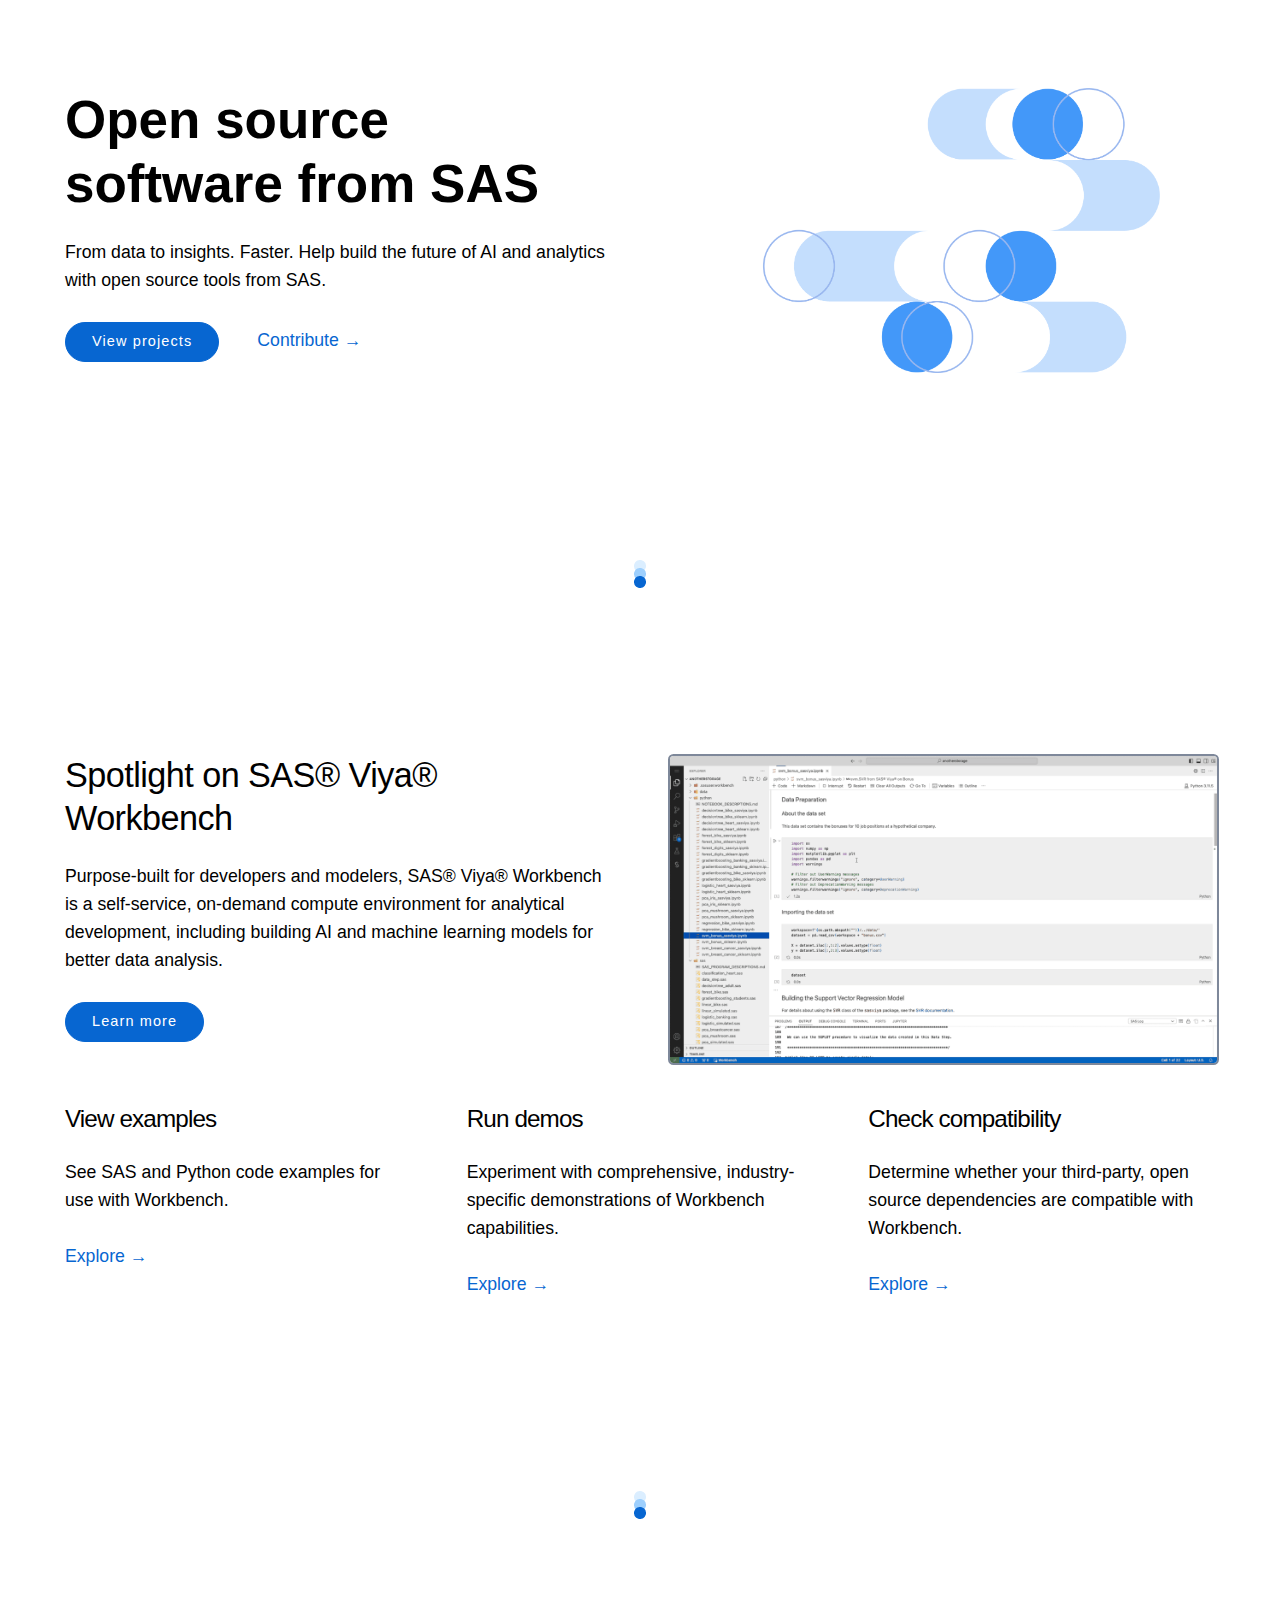
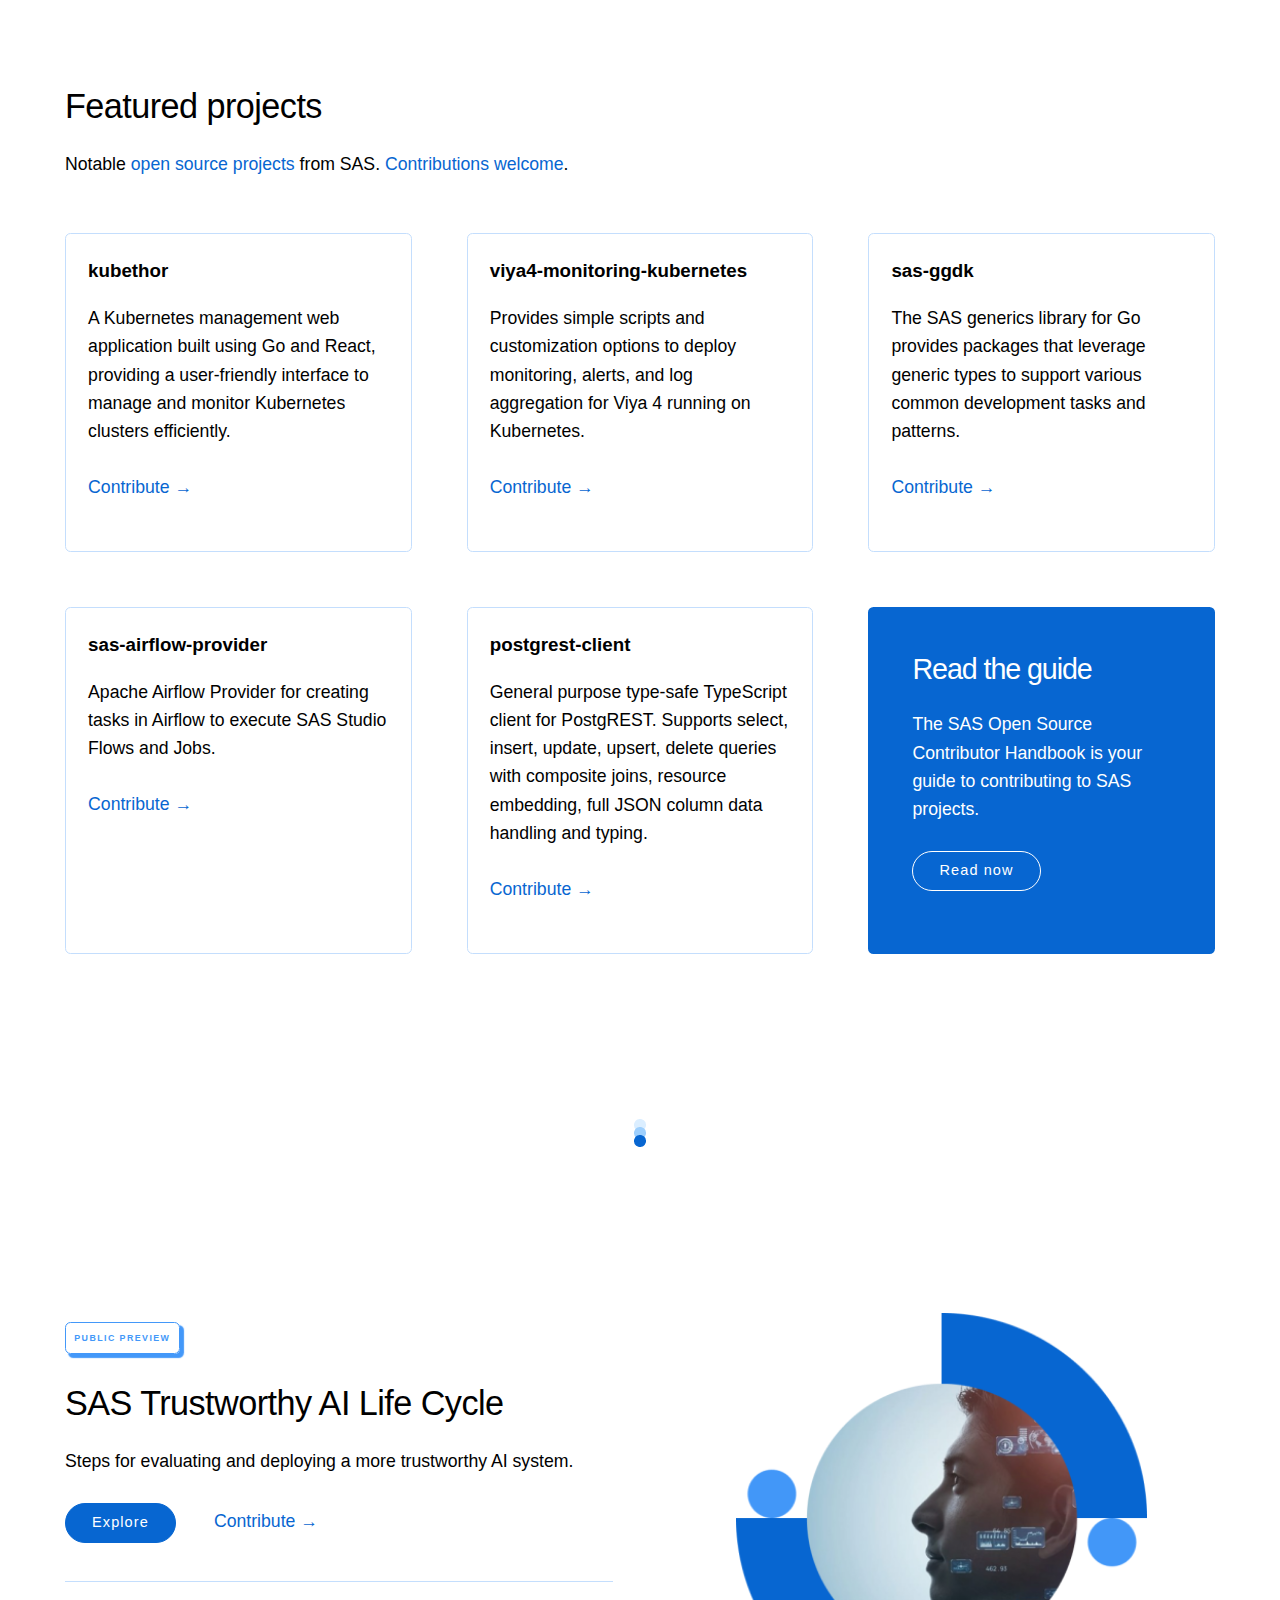
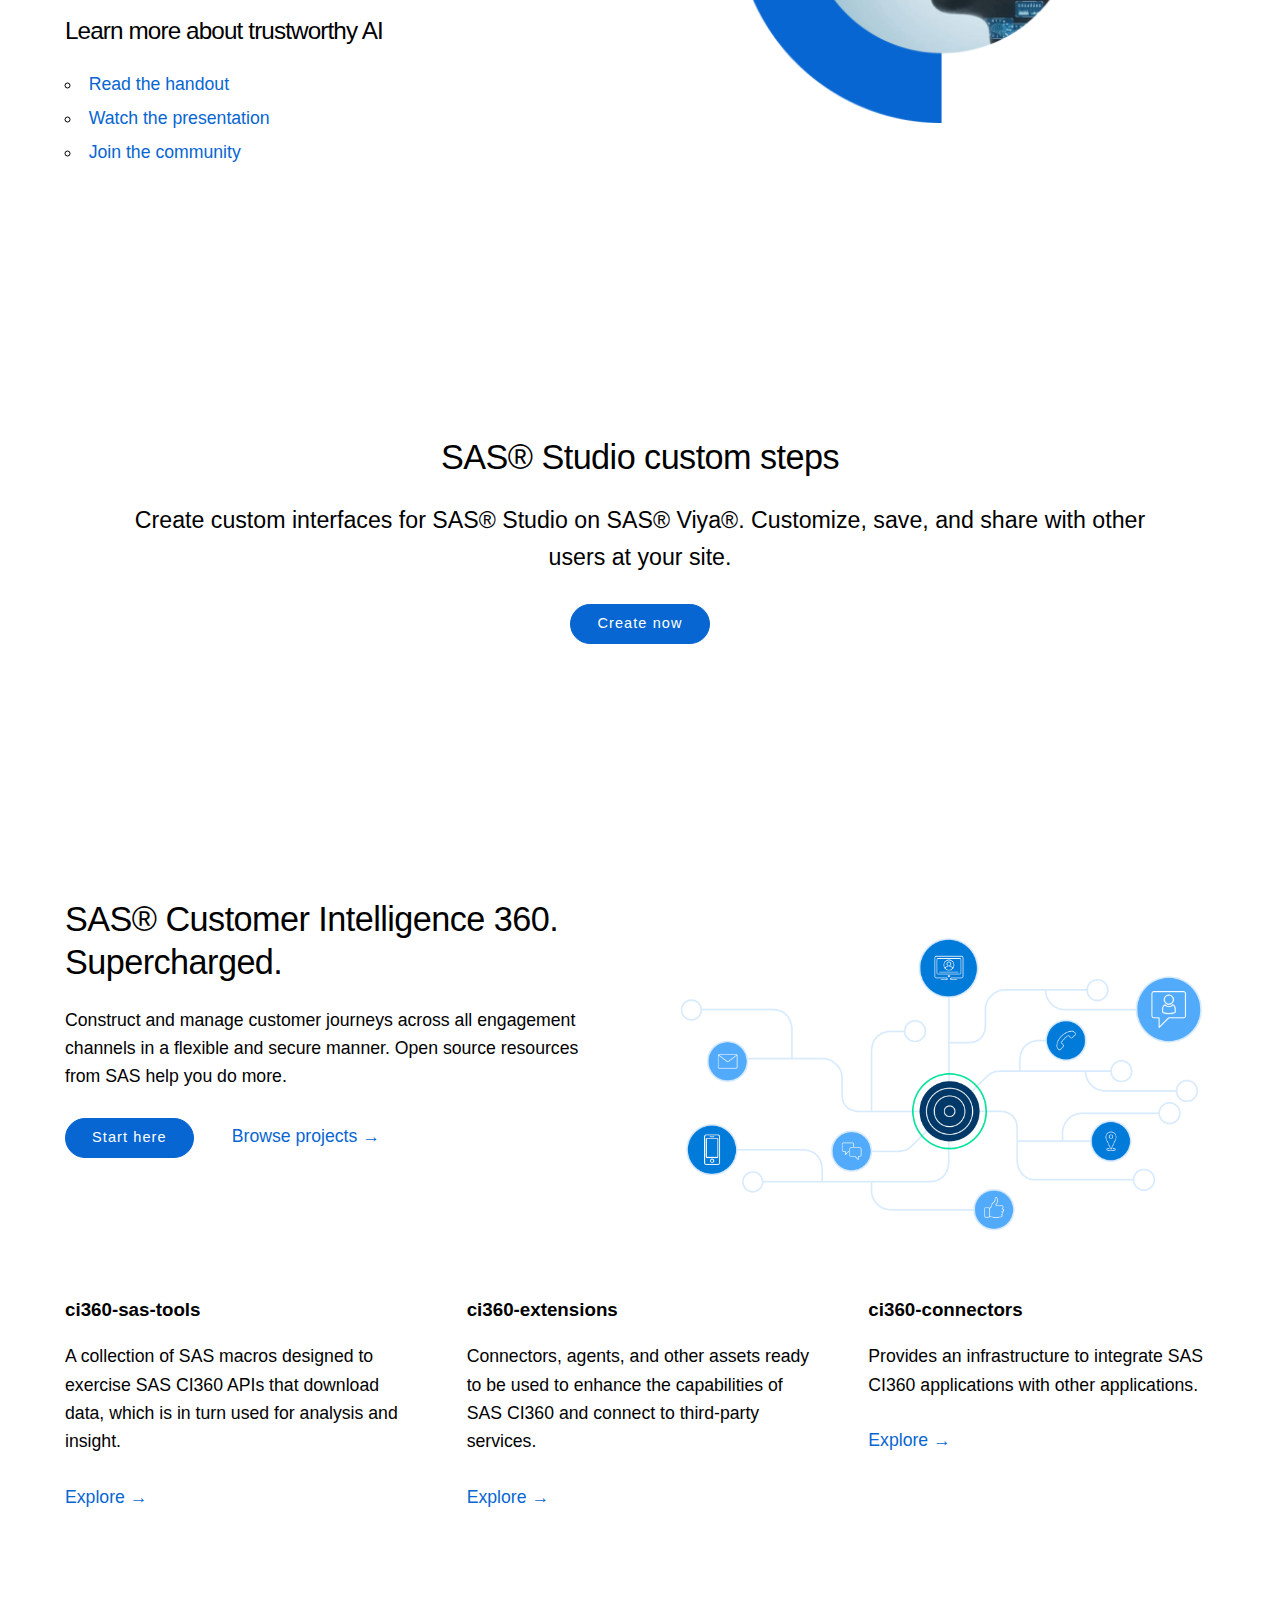
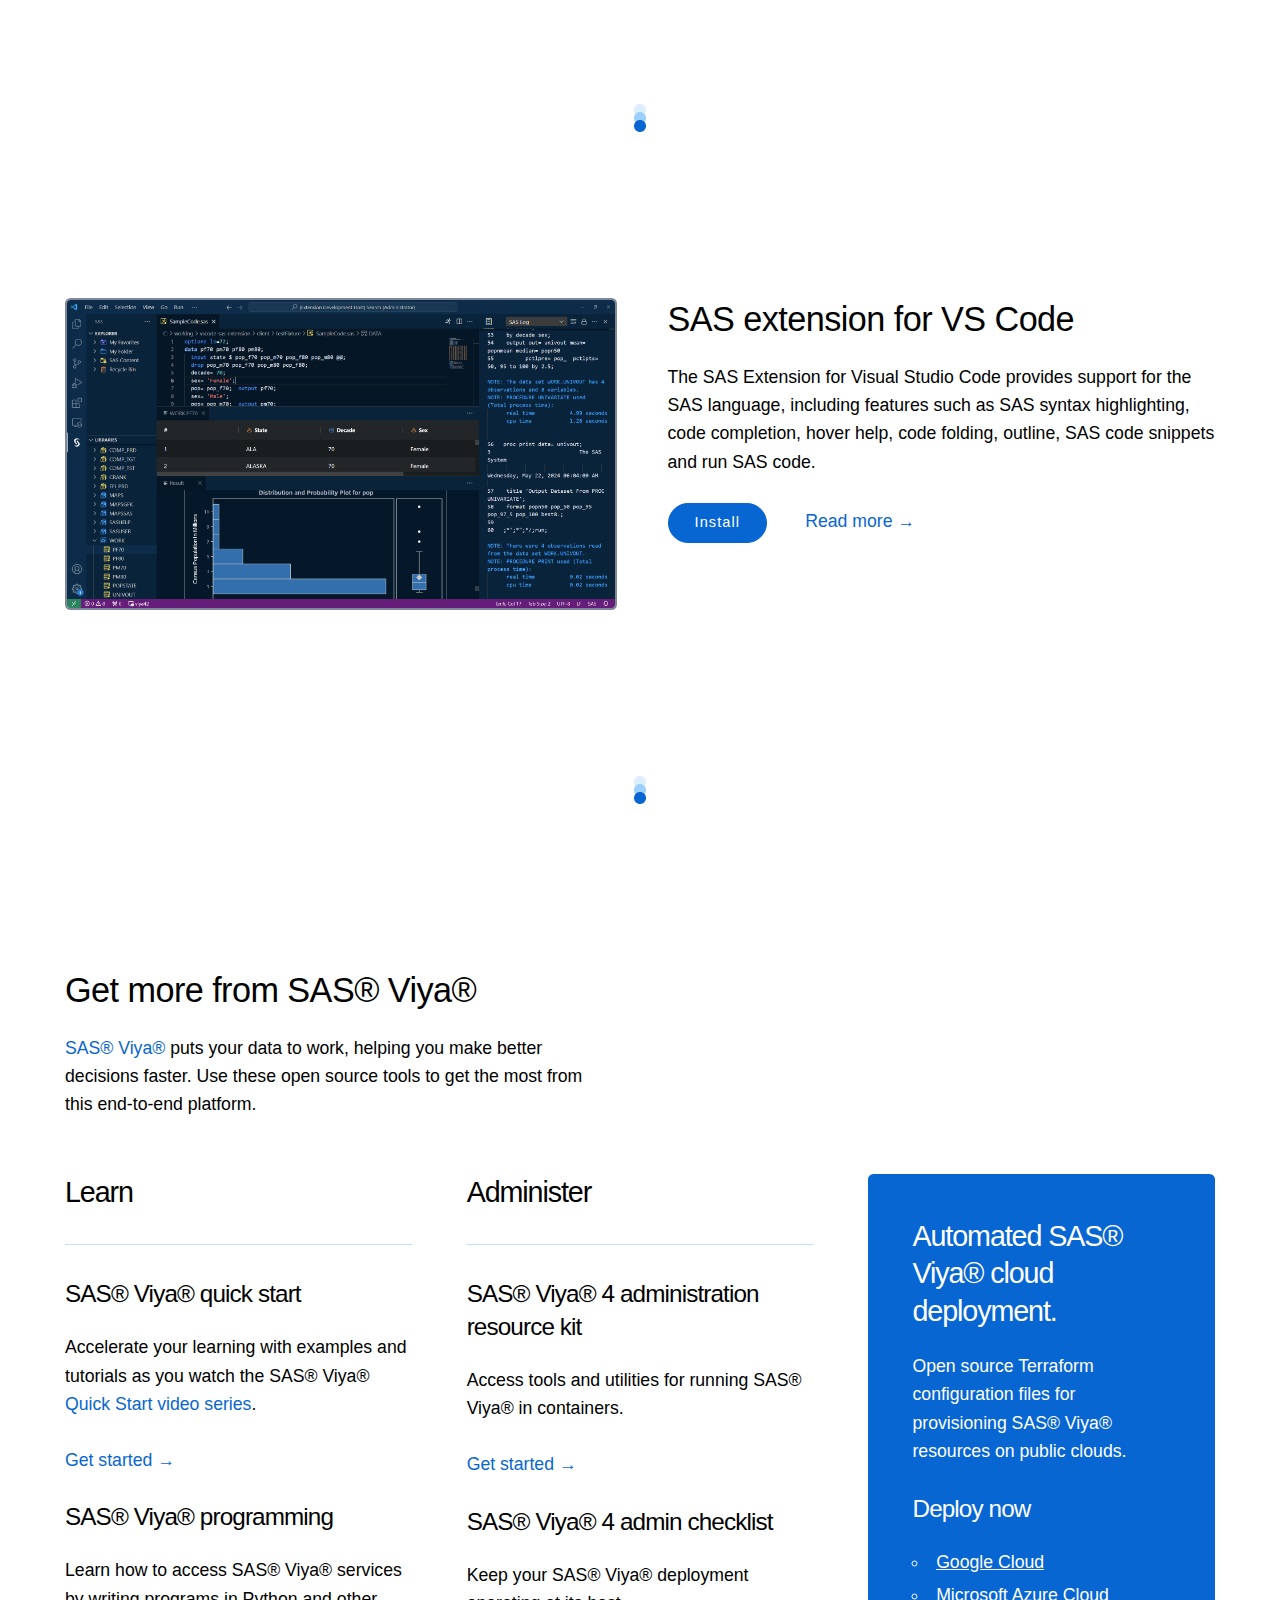
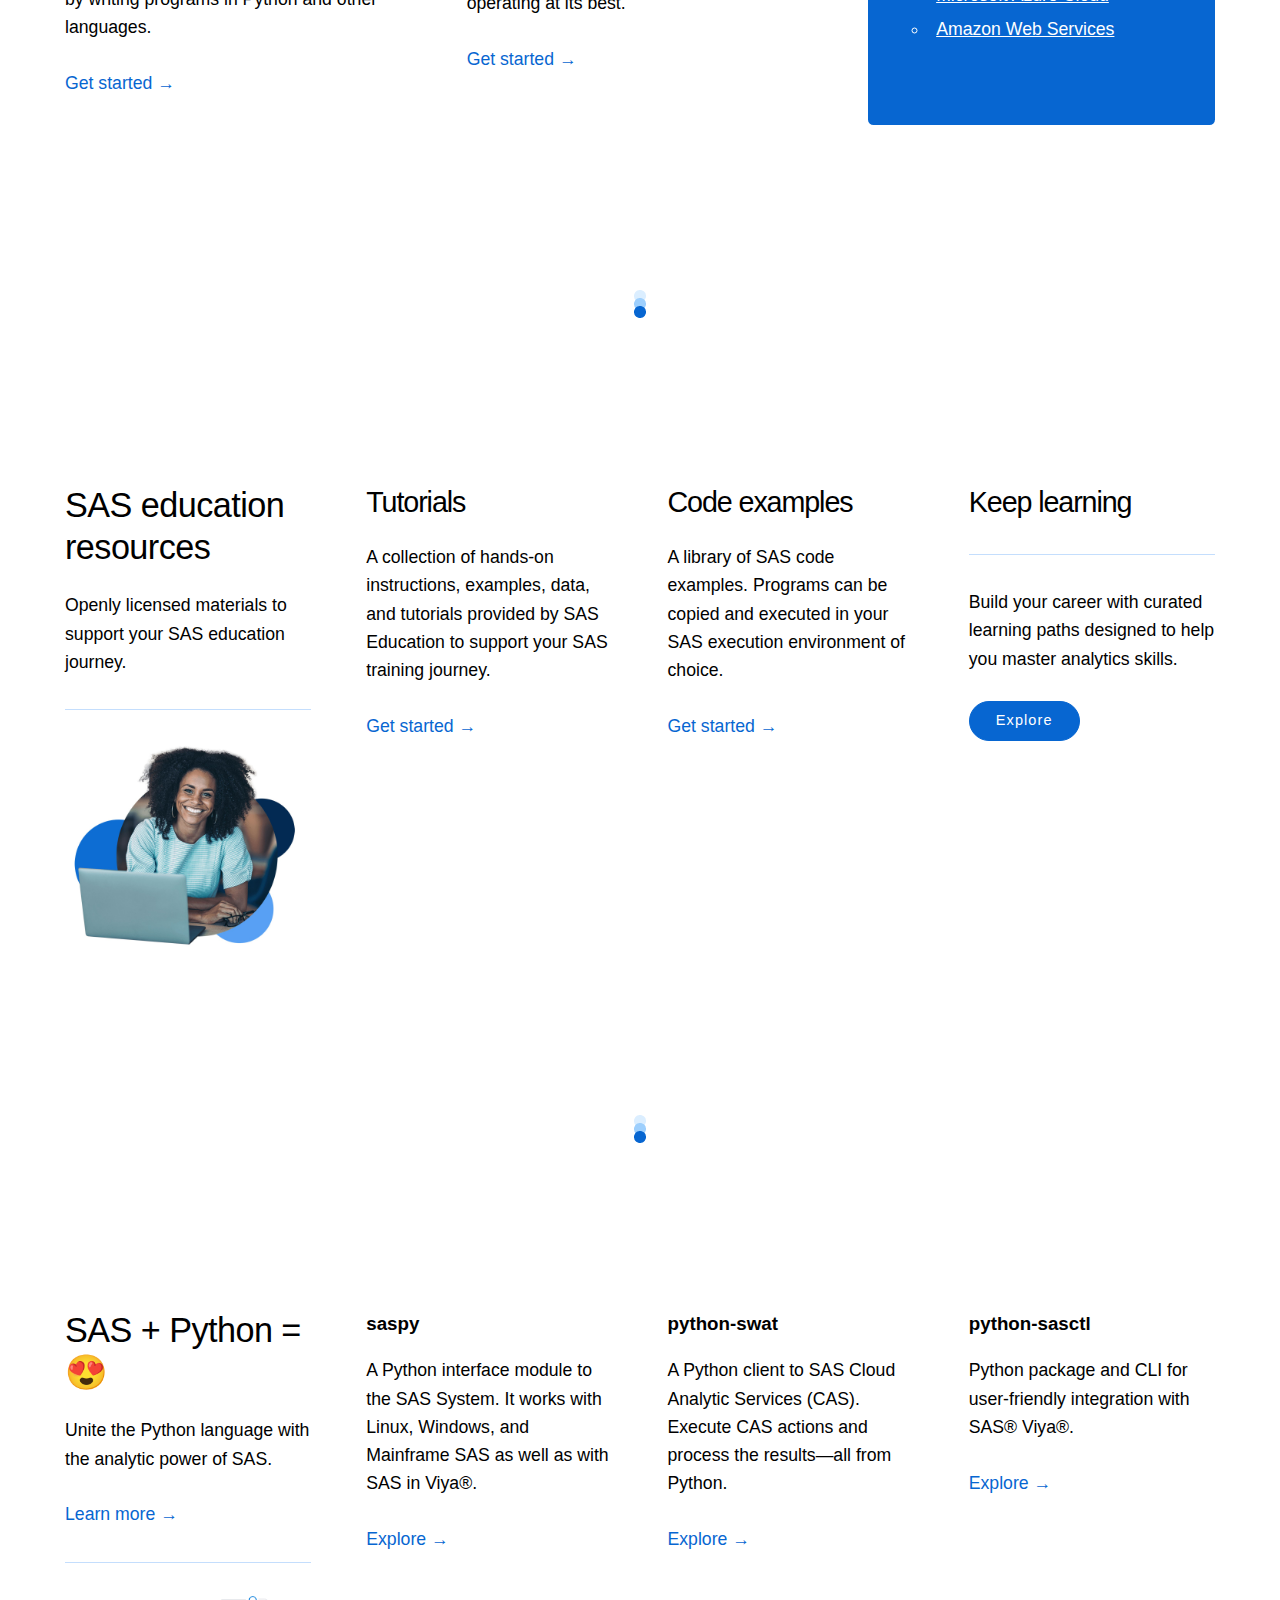
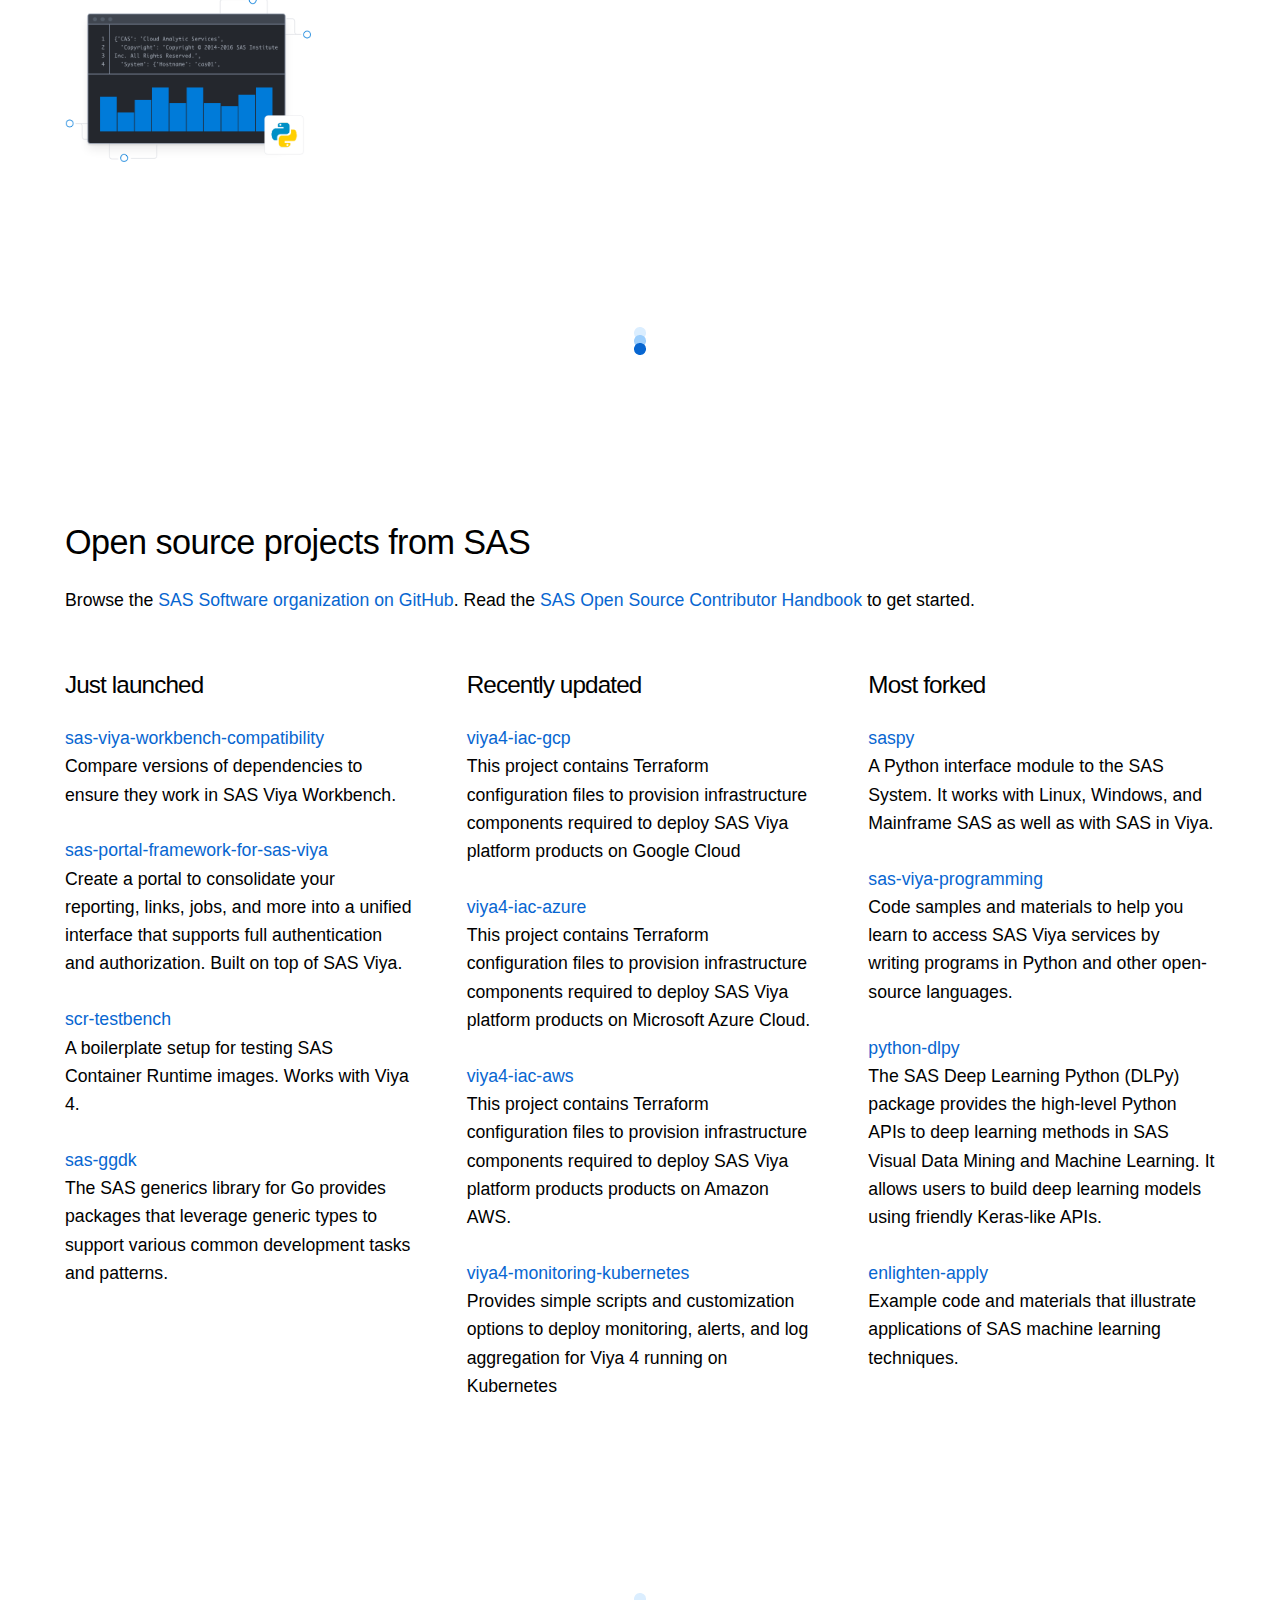
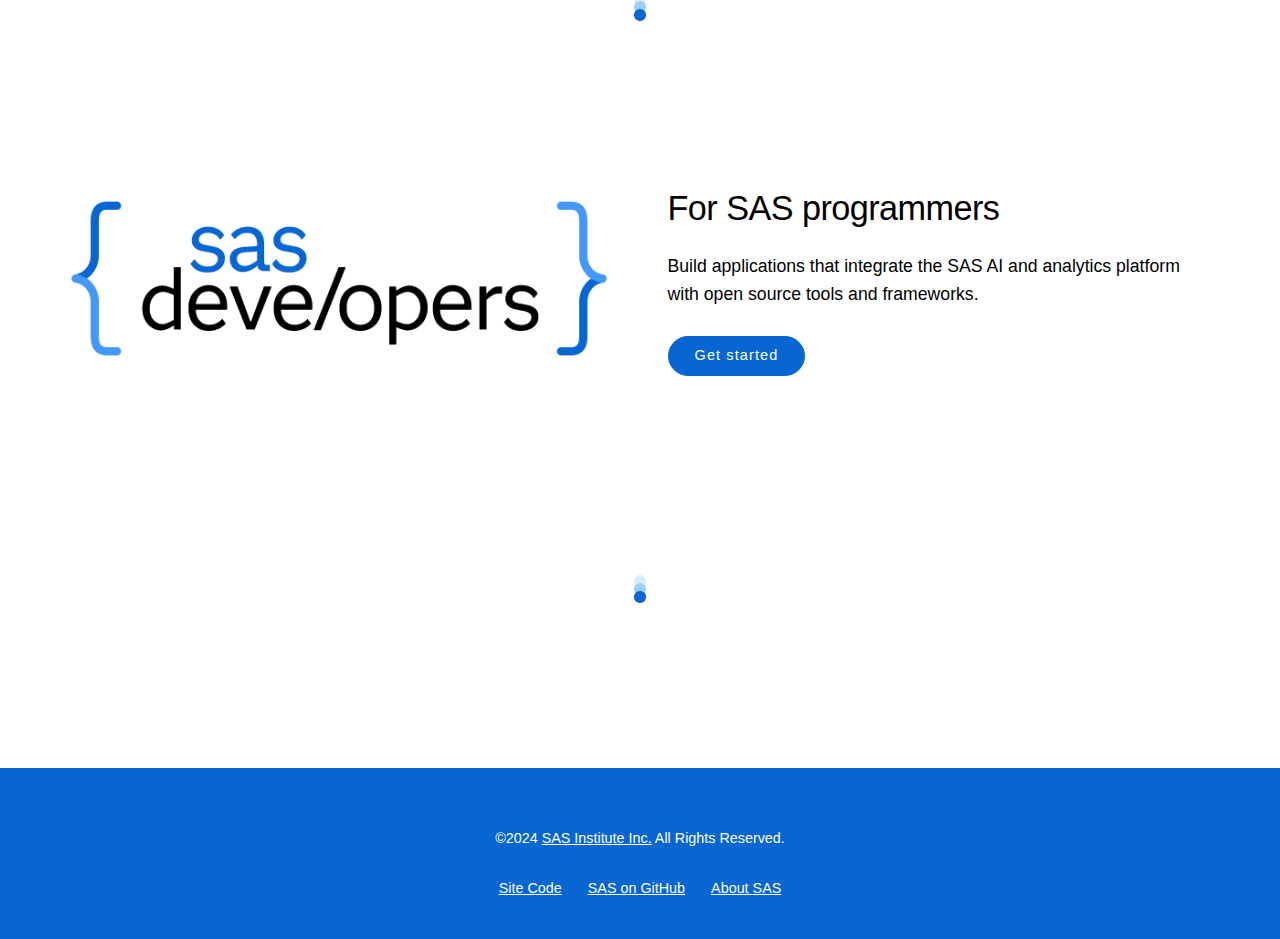
<file: index.html>
<!DOCTYPE html>
<html lang="en">
<head>
<meta charset="utf-8">
<title>Open Source Software from SAS</title>
<meta name="description" content="A gallery of open source software projects from SAS Institute, Inc.">
<meta name="author" content="SAS Institute, Inc.">
<meta name="viewport" content="width=device-width, initial-scale=1">
<link rel="icon" type="image/png" href="images/s-mark.png">
<link rel="stylesheet" href="css/normalize.css">
<link rel="stylesheet" href="css/sassoftware.css">
<link rel="preload" href="https://www.sas.com/includes/fonts/sas/Anova-Regular.woff2" as="font" type="font/woff2" crossorigin/>
<link rel="preload" href="https://www.sas.com/includes/fonts/sas/Anova-Bold.woff2" as="font" type="font/woff2" crossorigin/>
<link rel="preload" href="https://www.sas.com/includes/fonts/sas/Anova-Light.woff2" as="font" type="font/woff2" crossorigin/>
</head>

<!-- Primary page layout -->

<body>

<!-- Body section -->

<div class="grid-container halves" style="margin-top:8rem;">
	<div>
		<h1>Open source software from SAS</h1>
		<p>From data to insights. Faster. Help build the future of AI and analytics with open source tools from SAS.</p>
		<p><a class="button button-classic" href="https://github.com/sassoftware" title="github.com/sassoftware">View projects</a> <a href="contributor-handbook.html" title="SAS Open Source Contributor Handbook">Contribute →</a></p>
	</div>
	<div>
		<img class="u-img-hero" src="images/sas-colors-2.png">
	</div>
</div>

<!-- Banded section -->

<div class="divider">
	<div>
	<img class="u-img-divider" src="images/standard-section-divider.png">
	</div>
</div>

<!-- Body section -->

<div class="grid-container halves" style="margin-bottom:2.5rem;">
	<div>
		<h2>Spotlight on SAS® Viya® Workbench</h2>
		<p>Purpose-built for developers and modelers, SAS® Viya® Workbench is a self-service, on-demand compute environment for analytical development, including building AI and machine learning models for better data analysis.</p>
		<p><a class="button button-classic" href="https://www.sas.com/en_us/software/viya/workbench.html" title="SAS Viya Workbench">Learn more</a></p>
	</div>
	<div>
		<img class="u-img-border" src="images/sas-viya-workbench.png">
	</div>
</div>
	<div class="grid-container thirds">
	<div>
		<h4>View examples</h4>
		<p>See SAS and Python code examples for use with Workbench.</p>
		<p><a href="https://github.com/sassoftware/sas-viya-workbench-examples" title="sas-viya-workbench-examples">Explore →</a></p>
	</div>
	<div>
		<h4>Run demos</h4>
		<p>Experiment with comprehensive, industry-specific demonstrations of Workbench capabilities.</p>
		<p><a href="https://github.com/sassoftware/sas-viya-workbench-demos" title="sas-viya-workbench-demos">Explore →</a></p>
	</div>
	<div>
		<h4>Check compatibility</h4>
		<p>Determine whether your third-party, open source dependencies are compatible with Workbench.</p>
		<p><a href="https://github.com/sassoftware/sas-viya-workbench-compatibility" title="sas-viya-workbench-compatibility">Explore →</a></p>
	</div>
</div>

<!-- Banded section -->

<div class="divider">
	<div>
	<img class="u-img-divider" src="images/standard-section-divider.png">
	</div>
</div>

<!-- Body section -->

<div class="grid-container full" style="margin-bottom:2.5rem;">
	<div>
		<h2>Featured projects</h2>
		<p>Notable <a href="https://github.com/sassoftware" title="SAS Software organization on GitHub">open source projects</a> from SAS. <a href="contributor-handbook.html" title="SAS Open Source Contributor Handbook">Contributions welcome</a>.</p>
	</div>
</div>
<div class="grid-container thirds">
	<div class="boxed">
		<h6>kubethor</h6>
		<p>A Kubernetes management web application built using Go and React, providing a user-friendly interface to manage and monitor Kubernetes clusters efficiently.</p>
		<p><a href="https://github.com/sassoftware/kubethor" title="kubethor">Contribute →</a></p>
	</div>
	<div class="boxed">
		<h6>viya4-monitoring-kubernetes</h6>
		<p>Provides simple scripts and customization options to deploy monitoring, alerts, and log aggregation for Viya 4 running on Kubernetes.</p>
		<p><a href="https://github.com/sassoftware/viya4-monitoring-kubernetes" title="viya4-monitoring-kubernetes">Contribute →</a></p>
	</div>
	<div class="boxed">	
		<h6>sas-ggdk</h6>
		<p>The SAS generics library for Go provides packages that leverage generic types to support various common development tasks and patterns.</p>
		<p><a href="https://github.com/sassoftware/sas-ggdk" title="sas-ggdk">Contribute →</a></p>
	</div>
	<div class="boxed">
		<h6>sas-airflow-provider</h6>
		<p>Apache Airflow Provider for creating tasks in Airflow to execute SAS Studio Flows and Jobs.</p>
		<p><a href="https://github.com/sassoftware/sas-airflow-provider" title="sas-airflow-provider">Contribute →</a></p>
	</div>
	<div class="boxed">
		<h6>postgrest-client</h6>
		<p>General purpose type-safe TypeScript client for PostgREST. Supports select, insert, update, upsert, delete queries with composite joins, resource embedding, full JSON column data handling and typing.
		<p><a href="https://github.com/sassoftware/postgrest-client" title="postgrest-client">Contribute →</a></p>
	</div>
	<div class="inverted">
		<h3>Read the guide</h3>
		<p>The SAS Open Source Contributor Handbook is your guide to contributing to SAS projects.</p>
		<a class="button button-inverted" href="contributor-handbook.html" title="SAS Open Source Contributor Handbook">Read now</a>
	</div>
</div>

<!-- Banded section -->

<div class="divider">
	<div>
	<img class="u-img-divider" src="images/standard-section-divider.png">
	</div>
</div>

<!-- Body section -->

<div class="grid-container halves">
	<div>
		<p class="u-badge">Public preview</p>
		<h2>SAS Trustworthy AI Life Cycle</h2>
		<p>Steps for evaluating and deploying a more trustworthy AI system.</p>
		<p><a class="button button-classic" href="https://sassoftware.github.io/sas-trustworthy-ai-life-cycle/" title="SAS Trustworthy AI Life Cycle">Explore</a> <a href="https://github.com/sassoftware/sas-trustworthy-ai-life-cycle" title="sas-trustworthy-ai-life-cycle">Contribute →</a>
		<hr>
		<h4>Learn more about trustworthy AI</h4>
		<ul>
			<li><a href="https://www.sas.com/content/dam/SAS/documents/infographics/2023/en-trustworthy-ai-across-analytics-life-cycle-113583.pdf" title="Trustworthy AI Across the Data and AI Life Cycle">Read the handout</a></li>
			<li><a href="https://www.youtube.com/watch?v=yRiKKSpfT7g" title="Enforcing Trustworthy AI Standards & Best Practices in Analytical Projects">Watch the presentation</a></li>
			<li><a href="https://communities.sas.com/t5/Trustworthy-AI/bd-p/trustworthy-ai" title="SAS  Trustworthy AI community">Join the community</a></li>
		</ul>
	</div>
	<div>
		<img class="u-three-quarter-width"src="images/trustworthy-ai.png">
	</div>
</div>

<!-- Banded section -->

<div class="band transparent-band">
	<div>
		<h2>SAS® Studio custom steps</h2>
        <p class="u-embiggen">Create custom interfaces for SAS® Studio on SAS® Viya®. Customize, save, and share with other users at your site.</p>
		<p><a class="button button-classic" href="https://github.com/sassoftware/sas-studio-custom-steps" title="sas-studio-custom-steps">Create now</a></p>
	</div>
</div>

<!-- Body section -->

<div class="grid-container halves" style="margin-bottom:2.5rem;">
	<div>
		<h2>SAS® Customer Intelligence 360. Supercharged.</h2>
		<p>Construct and manage customer journeys across all engagement channels in a flexible and secure manner. Open source resources from SAS help you do more.</p>
		<p><a class="button button-classic" href="https://developer.sas.com/solutions/customer_intelligence_360" title="SAS Customer Intelligence 360">Start here</a> <a href="https://github.com/orgs/sassoftware/repositories?q=ci360" title="ci360 on GitHub">Browse projects →</a></p>
	</div>
	<div>
		<img src="images/sas-ci360.png">
	</div>
</div>
<div class="grid-container thirds">
	<div>
		<h6>ci360-sas-tools</h6>
		<p>A collection of SAS macros designed to exercise SAS CI360 APIs that download data, which is in turn used for analysis and insight.</p>
		<p><a href="https://github.com/sassoftware/ci360-sas-tools" title="ci360-sas-tools">Explore →</a></p>
	</div>
	<div>
		<h6>ci360-extensions</h6>
		<p>Connectors, agents, and other assets ready to be used to enhance the capabilities of SAS CI360 and connect to third-party services.</p>
		<p><a href="https://github.com/sassoftware/ci360-extensions" title="ci360-extensions">Explore →</a></p>
	</div>
	<div>
		<h6>ci360-connectors</h6>
		<p>Provides an infrastructure to integrate SAS CI360 applications with other applications.</p>
		<p><a href="https://github.com/sassoftware/ci360-connectors" title="ci360-connectors">Explore →</a></p>
	</div>
</div>

<!-- Banded section -->

<div class="divider">
	<div>
	<img class="u-img-divider" src="images/standard-section-divider.png">
	</div>
</div>

<!-- Body section -->

<div class="grid-container halves">
	<div>
		<img class="u-img-border" src="images/vs-code.png">
	</div>
	<div>
		<h2>SAS extension for VS Code</h2>
		<p>The SAS Extension for Visual Studio Code provides support for the SAS language, including features such as SAS syntax highlighting, code completion, hover help, code folding, outline, SAS code snippets and run SAS code.</p>
		<p><a class="button button-classic" href="https://github.com/sassoftware/vscode-sas-extension" title="vscode-sas-extension">Install</a>
		<a href="https://sassoftware.github.io/vscode-sas-extension/">Read more →</a></p>
	</div>
</div>

<!-- Banded section -->

<div class="divider">
	<div>
	<img class="u-img-divider" src="images/standard-section-divider.png">
	</div>
</div>

<!-- Body section -->

<div class="grid-container halves" style="margin-bottom:2.5rem;">
	<div>
		<h2>Get more from SAS® Viya®</h2>
		<p><a href="https://www.sas.com/en_us/software/viya.html" title="Meet SAS® Viya®">SAS® Viya®</a> puts your data to work, helping you make better decisions faster. Use these open source tools to get the most from this end-to-end platform.</p>
	</div>
</div>
<div class="grid-container thirds">
	<div>
		<h3>Learn</h3>
		<hr>
		<h4>SAS® Viya® quick start</h4>
		<p>Accelerate your learning with examples and tutorials as you watch the SAS® Viya® <a href="https://video.sas.com/category/videos/sas-viya-quick-start" title="SAS® Viya® Quick Start">Quick Start video series</a>.</p>
		<p><a href="https://github.com/sassoftware/sas-viya-quick-start" title="sas-viya-quick-start">Get started →</a></p>
		<h4>SAS® Viya® programming</h4>
		<p>Learn how to access SAS® Viya® services by writing programs in Python and other languages.</p>
		<p><a href="https://github.com/sassoftware/sas-viya-programming" title="sas-viya-programming">Get started →</a></p>
	</div>
	<div>
		<h3>Administer</h3>
		<hr>
		<h4>SAS® Viya® 4 administration resource kit</h4>
		<p>Access tools and utilities for running SAS® Viya® in containers.</p>
		<p><a href="https://github.com/sassoftware/viya4-ark" title="viya4-ark">Get started →</a></p>
		<h4>SAS® Viya® 4 admin checklist</h4>
		<p>Keep your SAS® Viya® deployment operating at its best.</p>
		<p><a href="https://github.com/sassoftware/viya4-admin-checklist" title="viya4-admin-checklist">Get started →</a></p>
	</div>
	<div class="inverted">
		<h3>Automated SAS® Viya® cloud deployment.</h3>
		<p>Open source Terraform configuration files for provisioning SAS® Viya® resources on public clouds.</p>
		<h4>Deploy now</h4>
		<ul>
			<li><a href="https://github.com/sassoftware/viya4-iac-gcp" title="viya4-iac-gcp">Google Cloud</a></li>
			<li><a href="https://github.com/sassoftware/viya4-iac-azure" title="viya4-iac-azure">Microsoft Azure Cloud</a></li>
			<li><a href="https://github.com/sassoftware/viya4-iac-aws" title="viya4-iac-aws">Amazon Web Services</a></li>
		</ul>
	</div>
</div>

<!-- Banded section -->

<div class="divider">
	<div>
	<img class="u-img-divider" src="images/standard-section-divider.png">
	</div>
</div>

<!-- Body section -->

<div class="grid-container quarters">
	<div>
		<h2>SAS education resources</h2>
		<p>Openly licensed materials to support your SAS education journey.</p>
		<hr>
		<img src="images/sas-stock-1.jpg">
	</div>
	<div>
		<h3>Tutorials</h3>
		<p>A collection of hands-on instructions, examples, data, and tutorials provided by SAS Education to support your SAS training journey.</p>
		<p><a href="https://github.com/sassoftware/sas-education" title="sas-education">Get started →</a><p>
	</div>
	<div>
		<h3>Code examples</h3>
		<p>A library of SAS code examples. Programs can be copied and executed in your SAS execution environment of choice.</p>
		<p><a href="https://github.com/sassoftware/sas-code-examples" title="sas-code-examples">Get started →</a><p>
	</div>
	<div>
		<h3>Keep learning</h3>
		<hr>
		<p>Build your career with curated learning paths designed to help you master analytics skills.</p>
		<p><a class="button button-classic" href="https://www.sas.com/en_us/training/overview.html">Explore</a><p>
	</div>
</div>

<!-- Banded section -->

<div class="divider">
	<div>
	<img class="u-img-divider" src="images/standard-section-divider.png">
	</div>
</div>

<!-- Body section -->

<div class="grid-container quarters">
	<div>
		<h2>SAS + Python = 😍</h2>
		<p>Unite the Python language with the analytic power of SAS.</p>
		<a href="https://developer.sas.com/open-source/python" title="Integrate SAS with Python">Learn more →</a>
		<hr>
		<img src="images/sas-python.png">
	</div>
	<div>
		<h6>saspy</h6>
		<p>A Python interface module to the SAS System. It works with Linux, Windows, and Mainframe SAS as well as with SAS in Viya®.</p>
		<p><a href="https://github.com/sassoftware/saspy" title="saspy">Explore →</a></p>
	</div>
	<div>
		<h6>python-swat</h6>
		<p>A Python client to SAS Cloud Analytic Services (CAS). Execute CAS actions and process the results—all from Python.</p>
		<p><a href="https://github.com/sassoftware/python-swat" title="python-swat">Explore →</a></p>
	</div>
	<div>
		<h6>python-sasctl</h6>
		<p>Python package and CLI for user-friendly integration with SAS® Viya®.</p>
		<p><a href="https://github.com/sassoftware/python-sasctl" title="python-sasctl">Explore →</a></p>
	</div>
</div>

<!-- Banded section -->

<div class="divider">
	<div>
	<img class="u-img-divider" src="images/standard-section-divider.png">
	</div>
</div>

<!-- Body section -->

<div class="grid-container full" style="margin-bottom:2.5rem;">
	<div>
		<h2>Open source projects from SAS</h2>
		<p>Browse the <a href="https://github.com/sassoftware" title="SAS Software organization on GitHub">SAS Software organization on GitHub</a>. Read the <a href="contributor-handbook.html" title="SAS Open Source Contributor Handbook">SAS Open Source Contributor Handbook</a> to get started.</p>
	</div>
</div>
<div class="grid-container thirds">
	<div id="just-launched">
		<h4>Just launched</h4>
	</div>
	<div id="recently-updated">
		<h4>Recently updated</h4>
	</div>
	<div id="most-forked">
		<h4>Most forked</h4>
	</div>
</div>

<script type="text/javascript" src="js/data.js"></script>
<script type="text/javascript">
    function renderRepos(arr, tag, count) {
    const list = document.getElementById(tag);
    function makeElem(arrItem, arrIndex) {
        let p = document.createElement('p');
        let name = arrItem['name'];
        let description = arrItem['description'];

        /*<p><a href="PROJECT_URL" title="PROJECT_NAME">PROJECT_NAME</a><br />PROJECT_DESCRPTION</p>*/

        p.innerHTML = `<p><a href="https://github.com/sassoftware/${name}" title="${name}">${name}</a><br />${description}</p>`;
        console.log(arrItem);
        return p;
    }
    let i = 0;
    arr.forEach((item, index) => {
        if (i < count){
        try {
            const listElement = makeElem(item, index);
            list.append(listElement);
            console.log("*");
        } catch (Error) {
            console.log(Error);
        }}
        i += 1;
    });
}

data.sort(function(a,b){ 
if ( a['created_at'] < b['created_at'] )
{
	return 1;
}
return -1;
});
renderRepos(data, "just-launched", 4);

data.sort(function(a,b){ 
if ( a['pushed_at'] < b['pushed_at'] )
{
	return 1;
}
return -1;
});
renderRepos(data, "recently-updated", 4);

data.sort(function(a,b){ 
if ( a['forks_count'] < b['forks_count'] )
{
	return 1;
}
return -1;
});
renderRepos(data, "most-forked", 4);

</script>

<!-- Banded section -->

<div class="divider">
	<div>
	<img class="u-img-divider" src="images/standard-section-divider.png">
	</div>
</div>

<!-- Body section -->

<div class="grid-container halves">
	<div>
		<img src="images/sas-developers-logo-brackets-2color.png">
	</div>
	<div>
		<h2>For SAS programmers</h2>
		<p>Build applications that integrate the SAS AI and analytics platform with open source tools and frameworks.</p>
		<p><a class="button button-classic" href="https://developer.sas.com/" title="developer.sas.com">Get started</a></p>
	</div>
</div>

<!-- Banded section -->

<div class="divider">
	<div>
	<img class="u-img-divider" src="images/standard-section-divider.png">
	</div>
</div>

<!-- Footer section -->

<div class="footer">
	<p>©2024 <a href="https://www.sas.com/" title="sas.com">SAS Institute Inc.</a> All Rights Reserved.</p>
	<ul>
		<li><a href="https://github.com/sassoftware/sassoftware.github.io" title="sasssoftware.github.io">Site Code</a></li>
		<li><a href="https://github.com/sassoftware" title="github.com/sassoftware">SAS on GitHub</a></li>
		<li><a href="https://www.sas.com/en_us/company-information/why-sas.html" title="sas.com">About SAS</a></li>
	</ul>
</div>

<!-- Document end-->
</body>
</html>
</file>
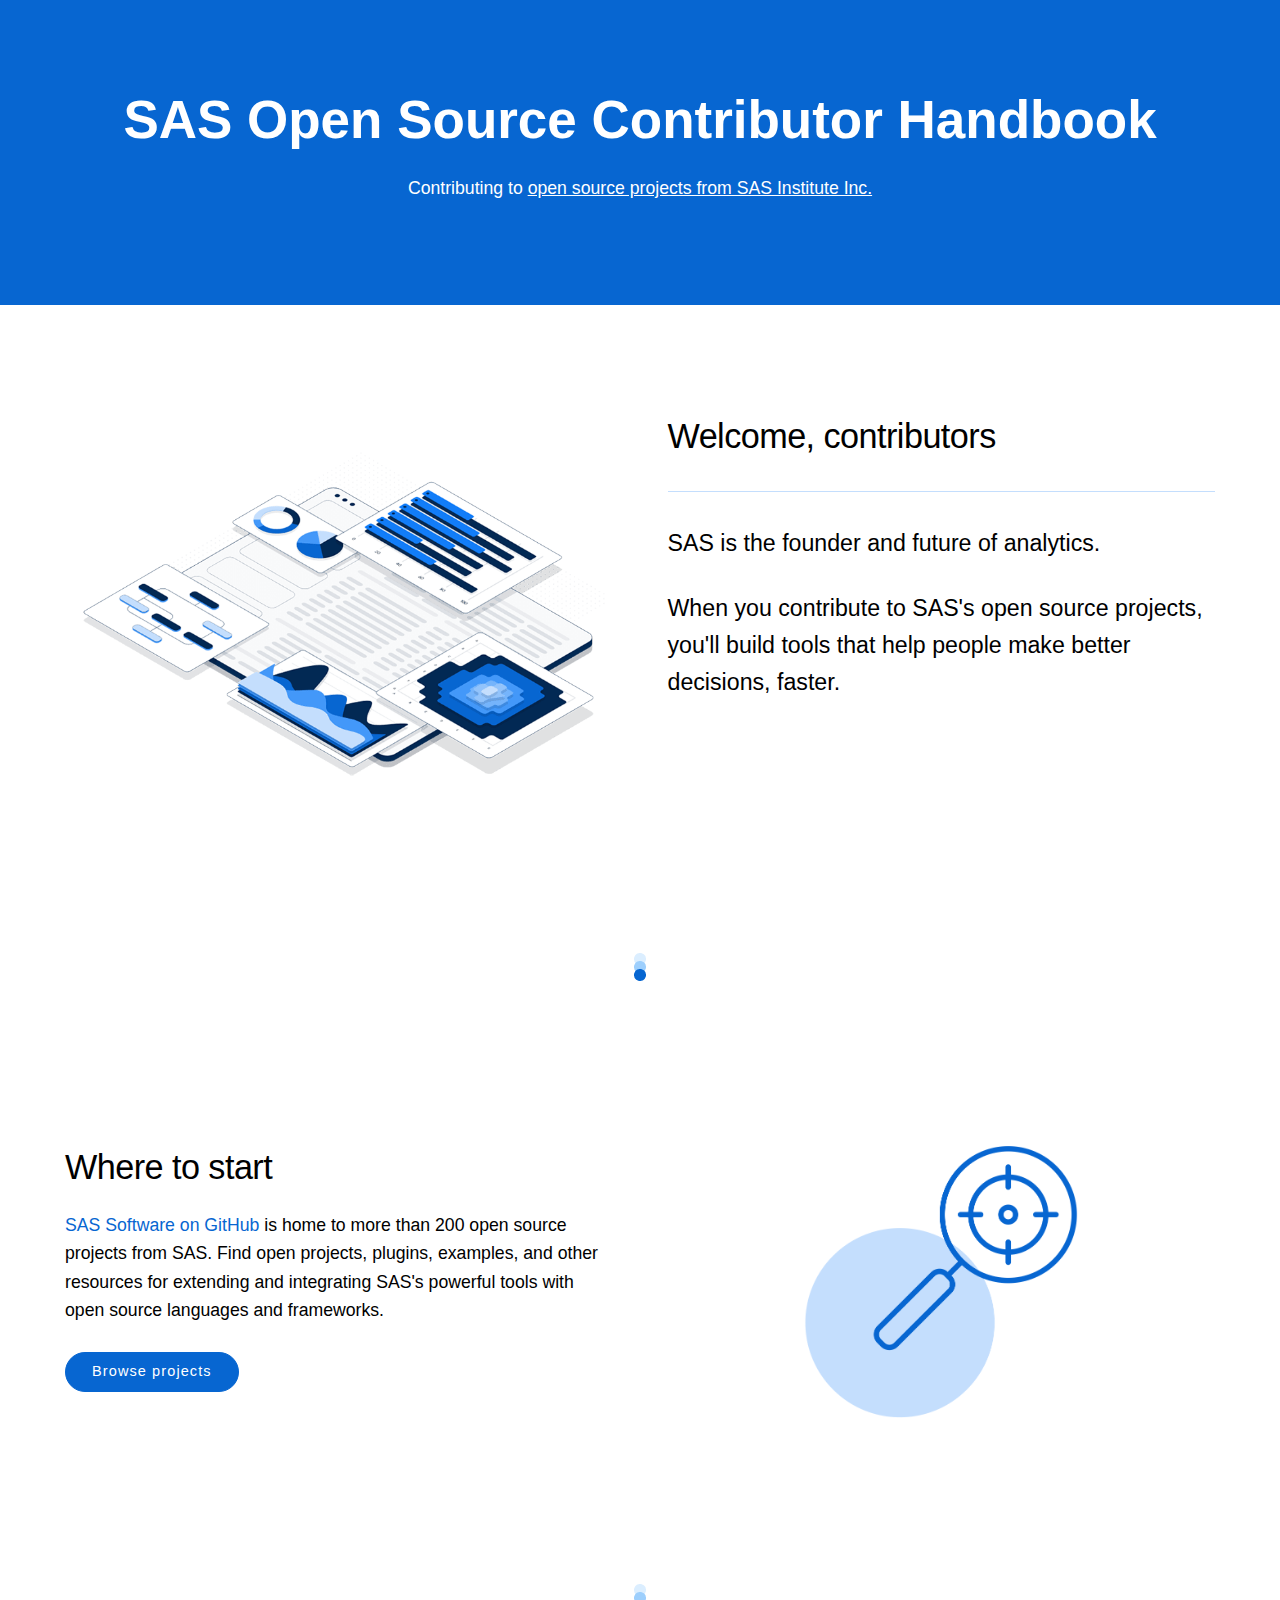
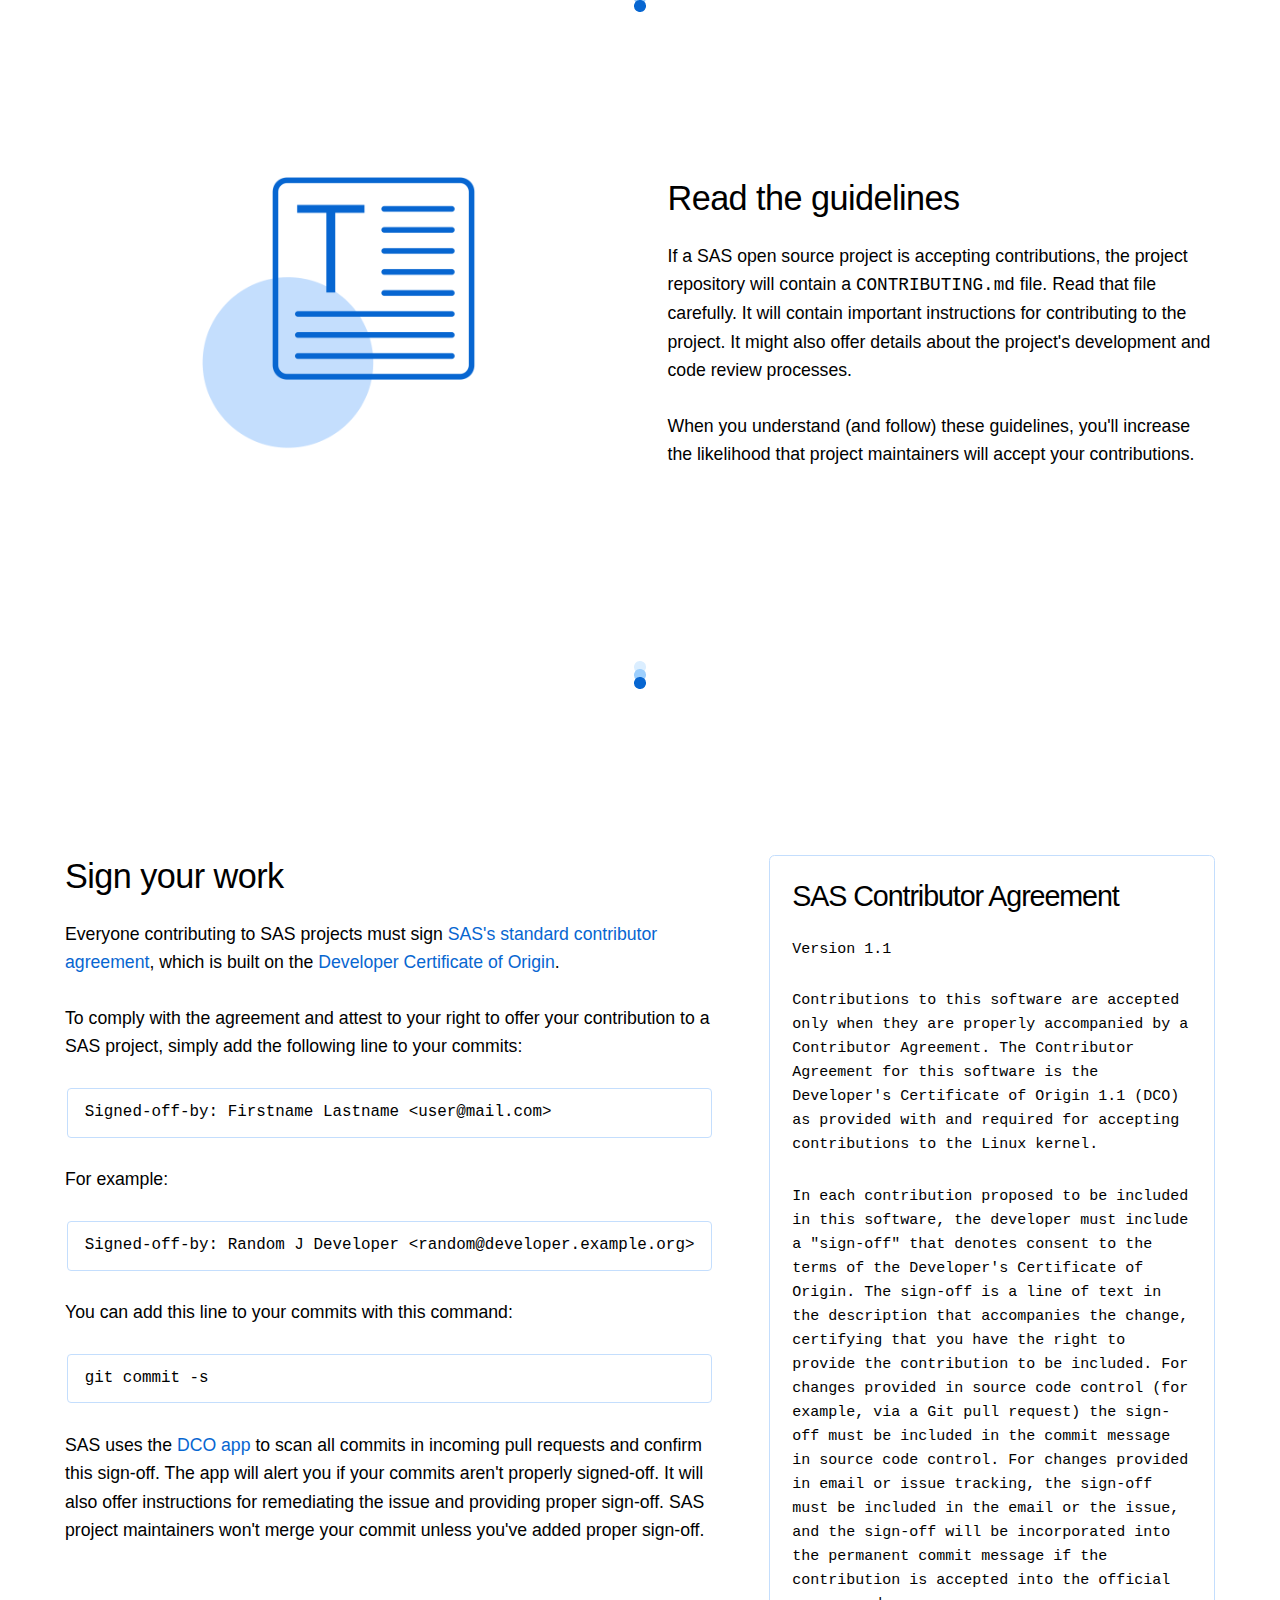
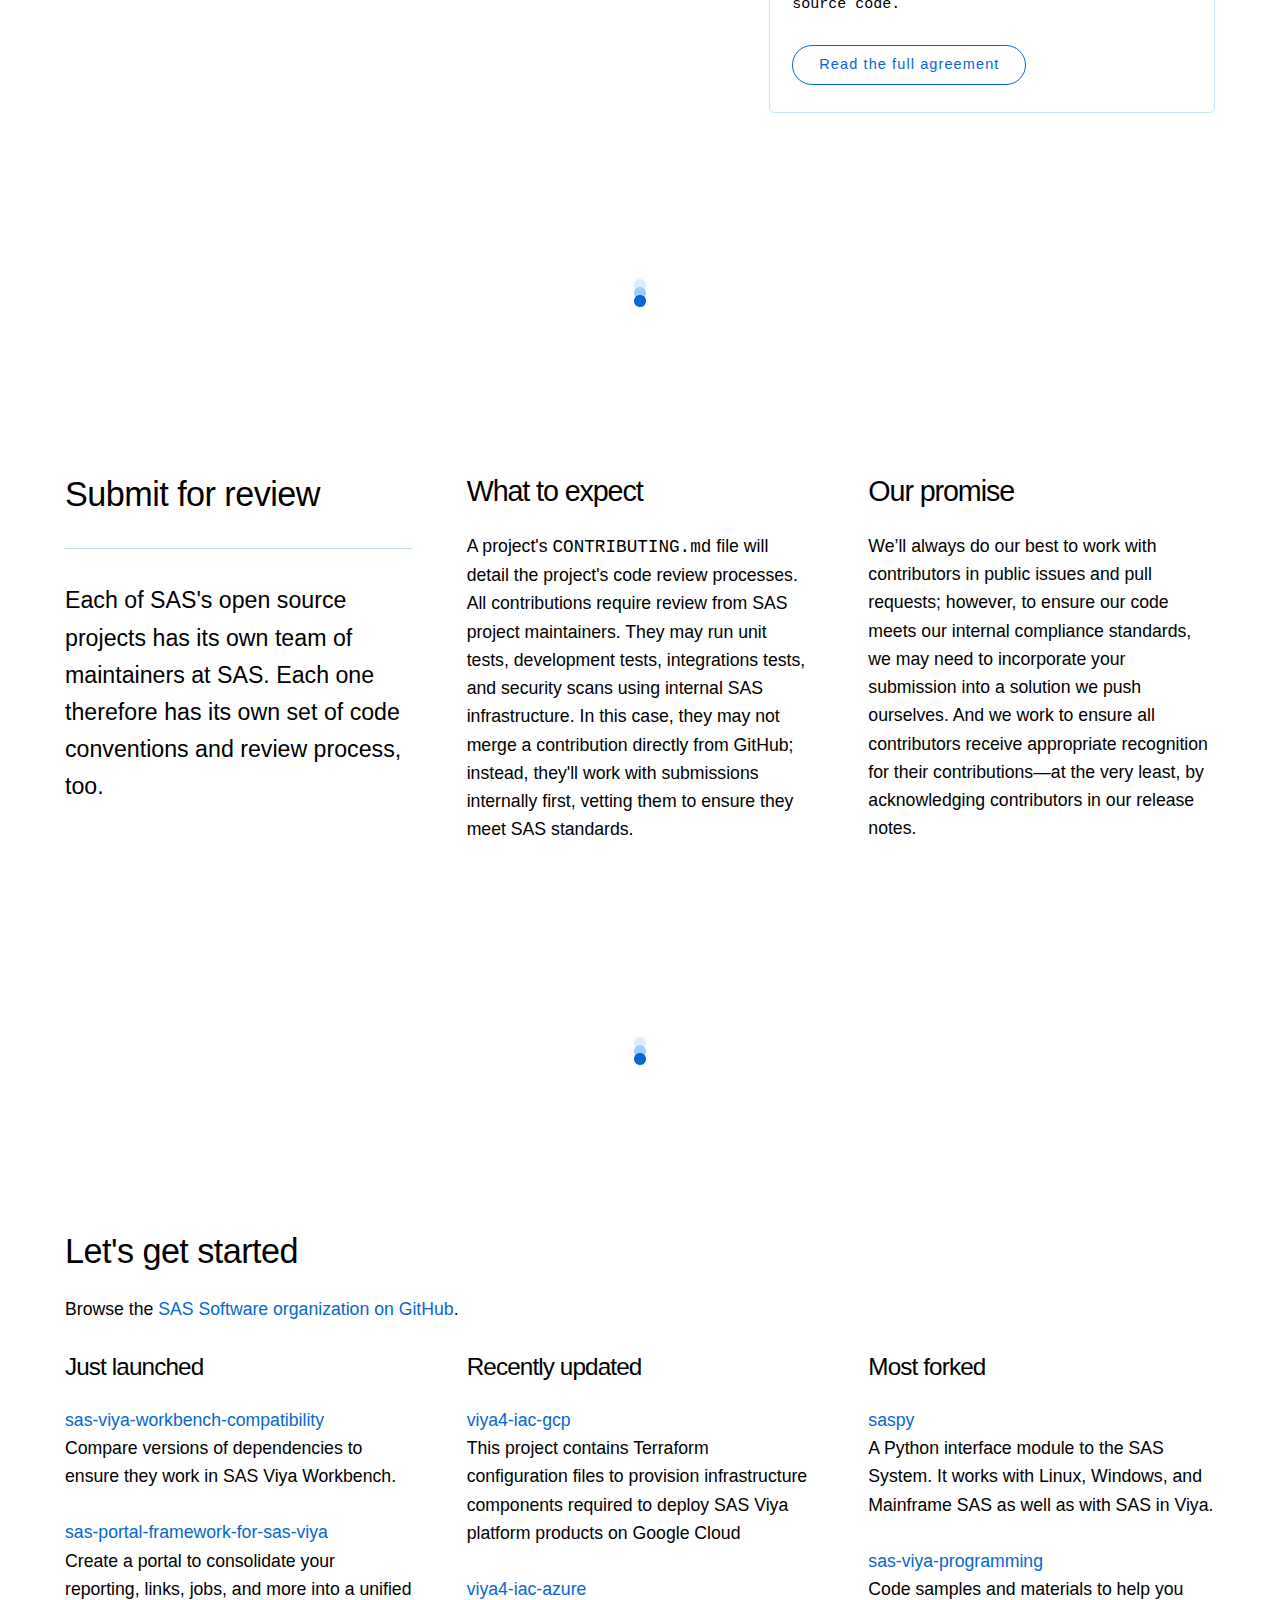
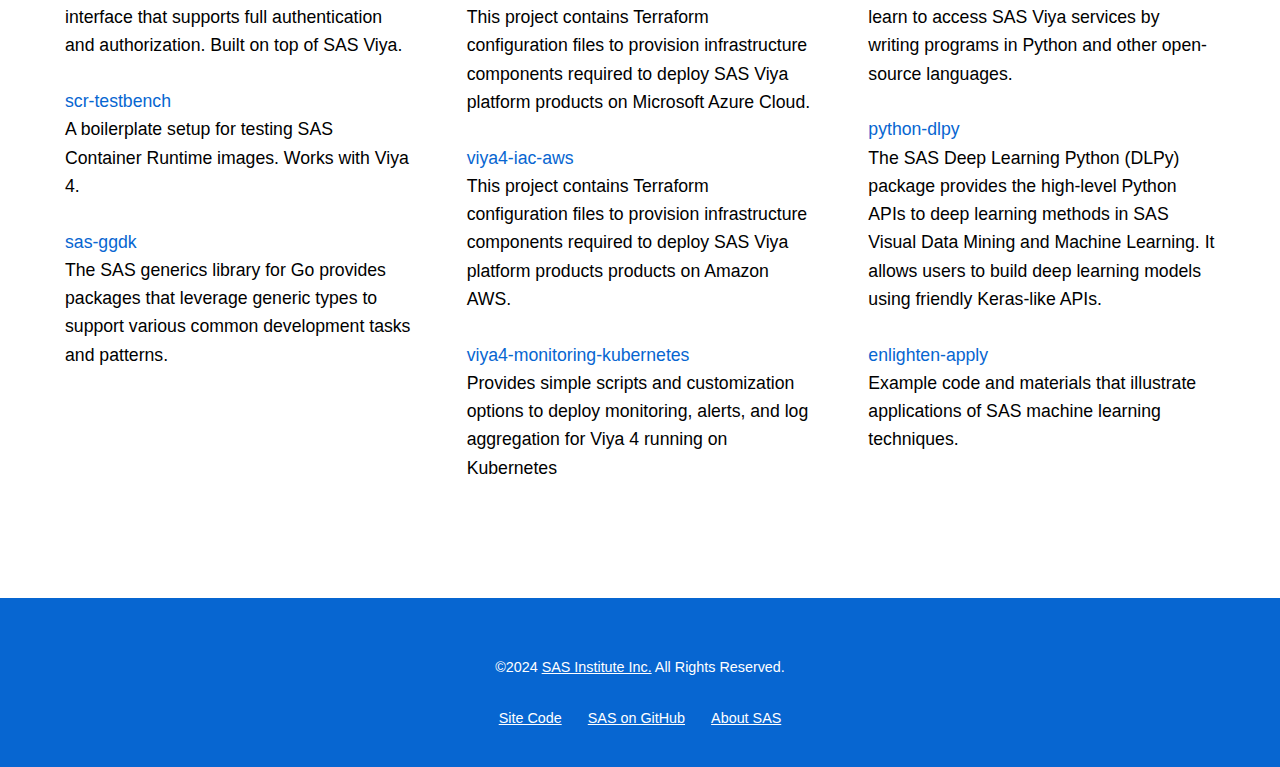
<file: contributor-handbook.html>
<!DOCTYPE html>
<html lang="en">
<head>
<meta charset="utf-8">
<title>SAS Open Source Contributor Handbook</title>
<meta name="description" content="A guide to contributing to SAS's open source projects.">
<meta name="author" content="SAS Institute, Inc.">
<meta name="viewport" content="width=device-width, initial-scale=1">
<link rel="icon" type="image/png" href="images/s-mark.png">
<link rel="stylesheet" href="css/normalize.css">
<link rel="stylesheet" href="css/sassoftware.css">
<link rel="preload" href="https://www.sas.com/includes/fonts/sas/Anova-Regular.woff2" as="font" type="font/woff2" crossorigin/>
<link rel="preload" href="https://www.sas.com/includes/fonts/sas/Anova-Bold.woff2" as="font" type="font/woff2" crossorigin/>
<link rel="preload" href="https://www.sas.com/includes/fonts/sas/Anova-Light.woff2" as="font" type="font/woff2" crossorigin/>
</head>

<!-- Primary page layout -->

<body>
	
<!-- Banded section -->

<div class="header">
		<h1>SAS Open Source Contributor Handbook</h1>
		<p>Contributing to <a href="https://sassoftware.github.io/" title="sassoftware.github.io">open source projects from SAS Institute Inc.</a></p>
</div>

<!-- Body section -->

<div class="grid-container halves">
	<div>
		<img src="images/sas-screens.png">
	</div>
	<div>
		<h2>Welcome, contributors</h2>
		<hr>
		<p class="u-embiggen">SAS is the founder and future of analytics.</p>
		<p class="u-embiggen">When you contribute to SAS's open source projects, you'll build tools that help people make better decisions, faster.</p>
	</div>
</div>

<!-- Banded section -->

<div class="divider">
	<div>
		<img class="u-img-divider" src="images/standard-section-divider.png">
	</div>
</div>

<!-- Body section -->

<div class="grid-container halves">
	<div>
		<h2>Where to start</h2>	
		<p><a href="https://github.com/sassoftware" title="github.com/sassoftware">SAS Software on GitHub</a> is home to more than 200 open source projects from SAS. Find open projects, plugins, examples, and other resources for extending and integrating SAS's powerful tools with open source languages and frameworks.</p>
		<a class="button button-classic" href="https://sassoftware.github.io">Browse projects</a>
	</div>
	<div>
		<img class="u-half-width" src="images/icon-location.png">
	</div>
</div>

<!-- Banded section -->

<div class="divider">
	<div>
		<img class="u-img-divider" src="images/standard-section-divider.png">
	</div>
</div>

<!-- Body section -->

<div class="grid-container halves">
	<div>
		<img class="u-half-width" src="images/icon-guidelines.png">
	</div>
	<div>
		<h2>Read the guidelines</h2>	
		<p>If a SAS open source project is accepting contributions, the project repository will contain a <span style="font-family:monospace;">CONTRIBUTING.md</span> file. Read that file carefully. It will contain important instructions for contributing to the project. It might also offer details about the project's development and code review processes.</p>
		<p>When you understand (and follow) these guidelines, you'll increase the likelihood that project maintainers will accept your contributions.</p>
	</div>
</div>

<!-- Banded section -->

<div class="divider">
	<div>
		<img class="u-img-divider" src="images/standard-section-divider.png">
	</div>
</div>

<!-- Body section -->

<div class="grid-container halves">
	<div>
		<h2>Sign your work</h2>
		<p>Everyone contributing to SAS projects must sign <a href="https://github.com/sassoftware/.github/blob/main/ContributorAgreement.txt" tite="ContributoAgreement.txt">SAS's standard contributor agreement</a>, which is built on the <a href="https://developercertificate.org/" title="Developer Certificate of Origin"> Developer Certificate of Origin</a>.
		<p>To comply with the agreement and attest to your right to offer your contribution to a SAS project, simply add the following line to your commits:</p>
		<pre><code>Signed-off-by: Firstname Lastname &lt;user@mail.com&gt;</code></pre>
		<p>For example:</p>
		<pre><code>Signed-off-by: Random J Developer &lt;random@developer.example.org&gt;</code></pre>
		<p>You can add this line to your commits with this command:</p>
		<pre><code>git commit -s</code></pre>	
		<p>SAS uses the <a href="https://github.com/apps/dco" title="DCO app">DCO app</a> to scan all commits in incoming pull requests and confirm this sign-off. The app will alert you if your commits aren't properly signed-off. It will also offer instructions for remediating the issue and providing proper sign-off. SAS project maintainers won't merge your commit unless you've added proper sign-off.</p>
	</div>
	<div class="boxed">
		<h3>SAS Contributor Agreement</h3>
		<p class="u-monospace">Version 1.1</p>
		<p class="u-monospace">Contributions to this software are accepted only when they are properly accompanied by a Contributor Agreement. The Contributor Agreement for this software is the Developer's Certificate of Origin 1.1 (DCO) as provided with and required for accepting contributions to the Linux kernel.</p>
		<p class="u-monospace">In each contribution proposed to be included in this software, the developer must include a "sign-off" that denotes consent to the terms of the Developer's Certificate of Origin. The sign-off is a line of text in the description that accompanies the change, certifying that you have the right to provide the contribution to be included. For changes provided in source code control (for example, via a Git pull request) the sign-off must be included in the commit message in source code control. For changes provided in email or issue tracking, the sign-off must be included in the email or the issue, and the sign-off will be incorporated into the permanent commit message if the contribution is accepted into the official source code.</p>
	<a class="button" href="https://raw.githubusercontent.com/sassoftware/.github/refs/heads/main/ContributorAgreement.txt" tite="ContributoAgreement.txt">Read the full agreement</a>
	</div>
</div>

<!-- Banded section -->

<div class="divider">
	<div>
		<img class="u-img-divider" src="images/standard-section-divider.png">
	</div>
</div>

<!-- Body section -->

<div class="grid-container thirds">
	<div>
		<h2>Submit for review</h2>
		<hr>
		<p class="u-embiggen">Each of SAS's open source projects has its own team of maintainers at SAS. Each one therefore has its own set of code conventions and review process, too.</p>
	</div>
	<div>
		<h3>What to expect</h3>
		<p>A project's <span style="font-family:monospace;">CONTRIBUTING.md</span> file will detail the project's code review processes. All contributions require review from SAS project maintainers. They may run unit tests, development tests, integrations tests, and security scans using internal SAS infrastructure. In this case, they may not merge a contribution directly from GitHub; instead, they'll work with submissions internally first, vetting them to ensure they meet SAS standards.</p>
	</div>
	<div>
		<h3>Our promise</h3>
		<p>We’ll always do our best to work with contributors in public issues and pull requests; however, to ensure our code meets our internal compliance standards, we may need to incorporate your submission into a solution we push ourselves. And we work to ensure all contributors receive appropriate recognition for their contributions—at the very least, by acknowledging contributors in our release notes.</p>
	</div>
</div>

<!-- Banded section -->

<div class="divider">
	<div>
		<img class="u-img-divider" src="images/standard-section-divider.png">
	</div>
</div>

<!-- Body section -->

<div class="grid-container halves">
	<div>
		<h2>Let's get started</h2>
		<p>Browse the <a href="https://github.com/sassoftware" title="SAS Software organization on GitHub">SAS Software organization on GitHub</a>.</p>
	</div>
</div>
<div class="grid-container thirds">
	<div id="just-launched">
		<h4>Just launched</h4>
	</div>
	<div id="recently-updated">
		<h4>Recently updated</h4>
	</div>
	<div id="most-forked">
		<h4>Most forked</h4>
	</div>
</div>

<script type="text/javascript" src="js/data.js"></script>
<script type="text/javascript">
    function renderRepos(arr, tag, count) {
    const list = document.getElementById(tag);
    function makeElem(arrItem, arrIndex) {
        let p = document.createElement('p');
        let name = arrItem['name'];
        let description = arrItem['description'];

        /*<p><a href="PROJECT_URL" title="PROJECT_NAME">PROJECT_NAME</a><br />PROJECT_DESCRPTION</p>*/

        p.innerHTML = `<p><a href="https://github.com/sassoftware/${name}" title="${name}">${name}</a><br />${description}</p>`;
        console.log(arrItem);
        return p;
    }
    let i = 0;
    arr.forEach((item, index) => {
        if (i < count){
        try {
            const listElement = makeElem(item, index);
            list.append(listElement);
            console.log("*");
        } catch (Error) {
            console.log(Error);
        }}
        i += 1;
    });
}

data.sort(function(a,b){ 
if ( a['created_at'] < b['created_at'] )
{
	return 1;
}
return -1;
});
renderRepos(data, "just-launched", 4);

data.sort(function(a,b){ 
if ( a['pushed_at'] < b['pushed_at'] )
{
	return 1;
}
return -1;
});
renderRepos(data, "recently-updated", 4);

data.sort(function(a,b){ 
if ( a['forks_count'] < b['forks_count'] )
{
	return 1;
}
return -1;
});
renderRepos(data, "most-forked", 4);

</script>

<!-- Footer section -->

<div class="footer">
	<p>©2024 <a href="https://www.sas.com/" title="sas.com">SAS Institute Inc.</a> All Rights Reserved.</p>
	<ul>
		<li><a href="https://github.com/sassoftware/sassoftware.github.io" title="sasssoftware.github.io">Site Code</a></li>
		<li><a href="https://github.com/sassoftware" title="github.com/sassoftware">SAS on GitHub</a></li>
		<li><a href="https://www.sas.com/en_us/company-information/why-sas.html" title="sas.com">About SAS</a></li>
	</ul>
</div>

<!-- Document end-->
</body>
</html>
</file>
<file: css/sassoftware.css>
/*
* Site stylesheet
* Open Source Software from SAS Institute Inc.
* sassoftware.github.io
* Site styles based on Barebones V3 ©2019 Steve Cochran (https://github.com/acahir/Barebones)
* Barebones based on Skeleton by Dave Gamache (https://github.com/dhg/Skeleton)
*/

/* Fonts
–––––––––––––––––––––––––––––––––––––––––––––––––– */

@font-face {
	font-family: Anova;
	src: url("https://www.sas.com/includes/fonts/sas/Anova-Regular.woff2") format("woff2"),
		 url("https://www.sas.com/includes/fonts/sas/Anova-Bold.woff2") format("woff2"),
		 url("https://www.sas.com/includes/fonts/sas/Anova-Light.woff2") format("woff2"),
}

/* Variables
–––––––––––––––––––––––––––––––––––––––––––––––––– */
html {

	--theme-hue: #0766D1;							/* SAS blue */
	--accent-hue: #4398F9;							/* SAS medium blue */
	--darker-hue: #032954;							/* SAS midnight blue */
	--gray-hue: #7E889A;							/* SAS slate */

	--text-color-richer: #032954;					/* SAS midnight blue */
	--text-color-normal: black;						/* SAS black */
	--text-color-softer: #7E889A;					/* SAS slate */
	--text-color-inverted: white;					/* SAS white */

	--button-primary-color: #0766D1;				/* SAS blue */
	--button-primary-accent: #4398F9;				/* SAS light blue*/
	--button-inverted-color: white;					/* SAS white */
	--button-inverted-accent: #4398F9;				/* SAS slate*/

	--border-color: #0766D1;						/* SAS blue */
	--border-color-softer: #C4DEFD;					/* SAS light blue */
	
	--background-color: white;						/* SAS white */
	--background-color-softer: #C4DEFD;				/* SAS light blue */
	--code-background: white;						/* SAS white */
	--image-border: #7E889A;						/* SAS slate */
}

/* Base HTML styles
–––––––––––––––––––––––––––––––––––––––––––––––––– */

html { font-family: Anova, sans-serif; }
@media (min-width: 1100px) {
	html { font-size: 69%; }
}
@media (max-width: 1101px) {
	html { font-size: 59%; }
}

body { font-weight: normal; color: var(--text-color-normal); background-color: var(--background-color); }
@media (min-width: 1100px) {
	body { font-size: 1.6rem; line-height: 1.6; }
}
@media (max-width: 1101px) {
	body { font-size: 1.6rem; line-height: 1.6; }
}

img { height: auto; }
@media (min-width: 1100px) {
	img { width: 100%; display:block; margin: 0 auto;} 
}
@media (max-width: 1101px) {
	img { width: 100%; display:block; margin: 5rem auto 7rem auto;}
}

pre,
blockquote,
dl,
figure,
table,
p,
ul,
ol,
form {
	margin-bottom: 2.5rem;
}

input,
textarea,
select,
fieldset {
	margin-bottom: 1.5rem;
}

hr {
	margin-top: 3rem;
	margin-bottom: 3rem;
	border-width: 0;
	border-top: 1px solid var(--border-color-softer);
}

/* Typography
–––––––––––––––––––––––––––––––––––––––––––––––––– */

h1, h2, h3, h4, h5, h6 { margin-top: 0; margin-bottom: 2rem; font-weight: normal; }
h1 { font-size: 4.8rem; line-height: 1.2; font-weight: bolder; }
h2 { font-size: 3.1rem; line-height: 1.25; letter-spacing: -.05rem; }
h3 { font-size: 2.6rem; line-height: 1.3;  letter-spacing: -.1rem; }
h4 { font-size: 2.2rem; line-height: 1.35; letter-spacing: -.08rem; }
h5 { font-size: 2.0rem; line-height: 1.5;  letter-spacing: -.05rem; }
h6 { font-size: 1.7rem; line-height: 1.6; margin-bottom: 0.6rem; font-weight: bold;}

/* Grid
–––––––––––––––––––––––––––––––––––––––––––––––––– */

.grid-container {
	position: relative;
	max-width: 1150px;
	margin: 0 auto;
	padding: 0px 60px;
	text-align: left;
	display: grid;
	grid-gap: 55px;
	gap: 55px;
	grid-template-columns: minmax(200px, 1fr);
}

/* Defines grid activation */
@media (min-width: 1100px) {
	.grid-container {
		grid-template-columns: repeat(3, 1fr);
		padding: 0rem 5rem;
	}
	
	/* basic grids */
	.grid-container.fifths {
		grid-template-columns: repeat(5, 1fr);
	}
	.grid-container.quarters {
		grid-template-columns: repeat(4, 1fr);
	}
	.grid-container.thirds {
		grid-template-columns: repeat(3, 1fr);
	}
	.grid-container.halves {
		grid-template-columns: repeat(2, 1fr);
	}
	.grid-container.full {
		grid-template-columns: 1fr;
	}
	
}

/* Section styles
–––––––––––––––––––––––––––––––––––––––––––––––––– */

.hero {
	background-color: var(--theme-hue);
	text-align: center;
	color: var(--text-color-inverted);
	margin: 5rem 0rem 10rem 0rem;
	padding: 5rem 8rem 4rem 8rem;
	border-radius: .5rem; 
}
.header {
	background-color: var(--theme-hue);
	text-align: center;
	color: white;
	padding: 8rem 10rem 6.8rem 10rem;
	margin-top: 0rem;
	margin-bottom: 10rem;
}
.footer {
	background-color: var(--theme-hue);
	font-size: 1.3rem;
	text-align: center;
	color: white;
	padding: 4rem 0 1rem 0;
	margin: 8rem 0 0 0;
}
.divider {
	text-align: center;
	color: var(--text-color-inverted);
	margin: 15rem 0rem;
	padding: 0rem;
}
.inverted {
	background-color: var(--theme-hue);
	color: white;
	border-radius: .5rem;
	padding: 4rem;
	box-sizing: border-box;
}
.boxed {
	border: 1px solid var(--border-color-softer);
	border-radius: .5rem;
	padding: 2rem;
	box-sizing: border-box;
}
.bleed {
	background-color: var(--theme-hue);
	color: var(--text-color-inverted);
	padding: 10rem 5rem;
	margin: 0 auto;
}
.band {
	text-align: center;
	color: var(--text-color-inverted);
	margin: 15rem 0rem;
	padding: 7rem 10rem 5rem 10rem;
}
.blue-band {
	background-color: var(--theme-hue);
}
.dark-band {
	background-color: var(--darker-hue);
}
.gray-band {
	background-color: var(--gray-hue);
}
.transparent-band {
	background-color: var(--background-color); 
	color: var(--text-color-normal);
}

/* Links
–––––––––––––––––––––––––––––––––––––––––––––––––– */

a {
	color: var(--theme-hue);
	text-decoration: none;
}
a:hover {
	color: var(--accent-hue);
	text-decoration: none;
}
.bleed a:link,
.bleed a:visited {
	color: var(--text-color-inverted);
}
.band a:link,
.band a:visited,
.inverted a:link,
.inverted a:visited {
	color: var(--text-color-inverted);
	text-decoration: underline;
	display: inline-block;
}
.band a:hover,
.band a:active,
.inverted a:hover,
.inverted a:active {
	text-decoration: underline;
}
.header a:link,
.header a:visited,
.footer a:link,
.footer a:visited {
	color: var(--text-color-inverted);
	text-decoration: underline;
	display: inline-block;
}
.header a:hover,
.header a:active,
.footer a:hover,
.footer a:active {
	text-decoration: underline;
}

/* Buttons
–––––––––––––––––––––––––––––––––––––––––––––––––– */

button,
.button {
  margin-bottom: .5rem;
}
.grid-container .button {
	margin-right: 3rem;
}
.button,
button,
input[type="submit"],
input[type="reset"],
input[type="button"] {
	display: inline-block;
	height: 40px;
	padding: 0 26px;
	color: var(--theme-hue);
	text-align: center;
	font-size: 14.5px;
	font-weight: normal;
	line-height: 37px;
	letter-spacing: .1rem;
	text-transform: none;
	text-decoration: none;
	white-space: nowrap;
	background-color: transparent;
	border-radius: 20px;
	border: 1px solid var(--border-color);
	cursor: pointer;
	box-sizing: border-box; 
}
.button:hover,
button:hover,
input[type="submit"]:hover,
input[type="reset"]:hover,
input[type="button"]:hover,
.button:focus,
button:focus,
input[type="submit"]:focus,
input[type="reset"]:focus,
input[type="button"]:focus {
	color: var(--accent-hue);
	border-color: var(--accent-hue);
	outline: 0; 
}
.button.button-classic,
button.button-classic,
input[type="submit"].button-classic,
input[type="reset"].button-classic,
input[type="button"].button-classic {
  color: var(--button-inverted-color);
  background-color: var(--button-primary-color);
  border-color: var(--button-primary-color); 
  text-decoration: none !important;
}
.button.button-classic:hover,
button.button-classic:hover,
input[type="submit"].button-classic:hover,
input[type="reset"].button-classic:hover,
input[type="button"].button-classic:hover,
.button.button-classic:focus,
button.button-classic:focus,
input[type="submit"].button-classic:focus,
input[type="reset"].button-classic:focus,
input[type="button"].button-classic:focus {
  color: var(--text-color-inverted);
  background-color: var(--button-primary-accent);
  border-color: var(--button-primary-accent); 
}
.button.button-inverted,
button.button-inverted,
input[type="submit"].button-inverted,
input[type="reset"].button-inverted,
input[type="button"].button-inverted {
color: var(--text-color-inverted);
background-color: transparent);
border-color: var(--button-inverted-color); 
text-decoration: none !important;
}
.button.button-inverted:hover,
button.button-inverted:hover,
input[type="submit"].button-inverted:hover,
input[type="reset"].button-inverted:hover,
input[type="button"].button-inverted:hover,
.button.button-inverted:focus,
button.button-inverted:focus,
input[type="submit"].button-inverted:focus,
input[type="reset"].button-inverted:focus,
input[type="button"].button-inverted:focus {
color: var(--text-color-inverted);
background-color: var(--button-inverted-accent);
border-color: var(--button-inverted-accent); 
text-decoration: none !important;
}

/* Forms
–––––––––––––––––––––––––––––––––––––––––––––––––– */

input[type="email"],
input[type="number"],
input[type="search"],
input[type="text"],
input[type="tel"],
input[type="url"],
input[type="password"],
textarea,
select {
  height: 38px;
  padding: 6px 10px; /* The 6px vertically centers text on FF, ignored by Webkit */
  background-color: var(--background-color);
  border: 1px solid var(--border-color-softer);
  border-radius: 4px;
  box-shadow: none;
  box-sizing: border-box; }
/* Removes awkward default styles on some inputs for iOS */
input[type="email"],
input[type="number"],
input[type="search"],
input[type="text"],
input[type="tel"],
input[type="url"],
input[type="password"],
input[type="button"],
input[type="submit"],
textarea {
  -webkit-appearance: none;
     -moz-appearance: none;
          appearance: none; }
textarea {
  min-height: 65px;
  padding-top: 6px;
  padding-bottom: 6px; }
input[type="email"]:focus,
input[type="number"]:focus,
input[type="search"]:focus,
input[type="text"]:focus,
input[type="tel"]:focus,
input[type="url"]:focus,
input[type="password"]:focus,
textarea:focus,
select:focus {
  border: 1px solid var(--theme-hue);
  outline: 0; }
label,
legend {
  display: block;
  margin-bottom: .5rem;
  font-weight: bold; }
fieldset {
  padding: 0;
  border-width: 0; }
input[type="checkbox"],
input[type="radio"] {
  display: inline; }
label > .label-body {
  display: inline-block;
  margin-left: .5rem;
  font-weight: normal; }

/* Lists
–––––––––––––––––––––––––––––––––––––––––––––––––– */

ul {
	list-style: circle inside;
}
ol {
	list-style: decimal inside;
}
ol, ul {
	padding-left: 0rem;
	margin-top: 0rem;
}
ul ul, ul ol, ol ol, ol ul {
	font-size: 100%;
	margin: 1rem 0rem 1rem 3rem;
	color: var(--text-color-softer);
}
li {
	margin-bottom: 0.5rem;
}
.footer li {
	margin: 0rem 1rem 0rem 1rem;
	display: inline-block;
}

/* Code
–––––––––––––––––––––––––––––––––––––––––––––––––– */

code {
	padding: .2rem .5rem;
	margin: 0 .2rem;
	font-size: 90%;
	white-space: nowrap;
	background: var(--code-background);
	border: 1px solid var(--border-color-softer);
	border-radius: 4px; 
}

pre > code {
	display: block;
	padding: 1rem 1.5rem;
	white-space: pre; 
	overflow: auto; 
}

/* Tables
–––––––––––––––––––––––––––––––––––––––––––––––––– */

th,
td {
	padding: 12px 15px;
	text-align: left;
	border-bottom: 1px solid var(--border-color-softer); 
}

th:first-child,
td:first-child {
	padding-left: 0; 
}

th:last-child,
td:last-child {
	padding-right: 0; 
}

/* Utilities
–––––––––––––––––––––––––––––––––––––––––––––––––– */

.u-max-width {
	max-width: 100%;
	box-sizing: border-box; 
}
.u-full-width {
	width: 100%;
	box-sizing: border-box; 
}
.u-three-quarter-width {
	width: 75%;
	box-sizing: border-box;
}
.u-half-width {
	width: 50%;
	box-sizing: border-box; 
}
.u-quarter-width {
	width: 25%;
	box-sizing: border-box; 
}
.u-pull-right {
	float: right; 
}
.u-pull-left {
	float: left; 
}
.u-align-left {
	text-align: left; 
}
.u-align-center {
	text-align: center; 
}
.u-align-right {
	text-align: right; 
}
.u-embiggen {
	font-size: 2.1rem;
	font-weight: lighter;
}
.u-monospace {
	font-family: monospace;
	font-size: 85%;
}
.u-badge {
	color: var(--accent-hue);
	letter-spacing: .13rem;
	text-transform: uppercase;
	font-size: 50%;
	font-weight: bolder;
	border: 1px solid var(--accent-hue);
	border-radius: .5rem;
	padding: .75rem;
	display: inline-block;
	box-shadow: .3rem .3rem .1rem;
}
.u-img-hero { 
	max-width: 80%;
}
@media (max-width: 1101px) {
	.u-img-hero {
		display:none;
	}
}
.u-img-border {
	border: 0.2rem solid var(--image-border); 
	border-radius: 0.5rem;
}
.u-img-divider {
	width: auto;
	display: block; 
	margin: 0 auto; 
}

/* Clearing
–––––––––––––––––––––––––––––––––––––––––––––––––– */

/* Self Clearing Goodness */
.container:after,
.row:after,
.u-cf {
  content: "";
  display: table;
  clear: both; 
}

/* Media queries
–––––––––––––––––––––––––––––––––––––––––––––––––– */

/* Larger than mobile (this is the default point at which grid becomes active) */
@media (min-width: 1100px) {}
@media (max-width: 1101px) {}
</file>
